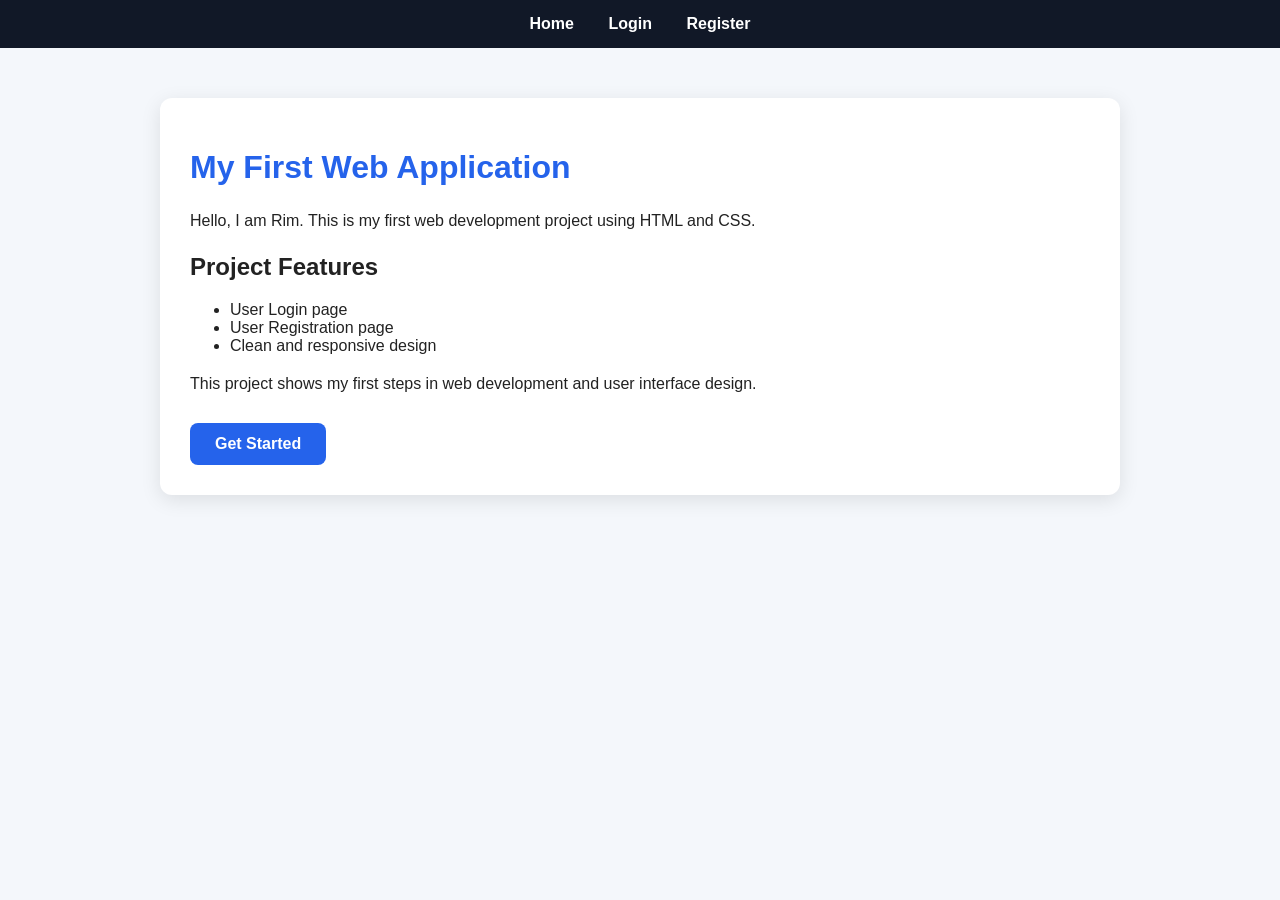
<file: index.html>
<!DOCTYPE html>
<html lang="en">
<head>
  <meta charset="UTF-8">
  <meta name="viewport" content="width=device-width, initial-scale=1.0">
  <title>Home</title>
  <link rel="stylesheet" href="style.css">
</head>

<body>

<nav>
  <a href="index.html">Home</a>
  <a href="login.html">Login</a>
  <a href="register.html">Register</a>
</nav>

<div class="container">
  <h1>My First Web Application</h1>

  <p>Hello, I am Rim. This is my first web development project using HTML and CSS.</p>

  <h2>Project Features</h2>
  <ul>
    <li>User Login page</li>
    <li>User Registration page</li>
    <li>Clean and responsive design</li>
  </ul>

  <p>This project shows my first steps in web development and user interface design.</p>

  <a class="btn-a" href="register.html">Get Started</a>
</div>

</body>
</html>
</file>
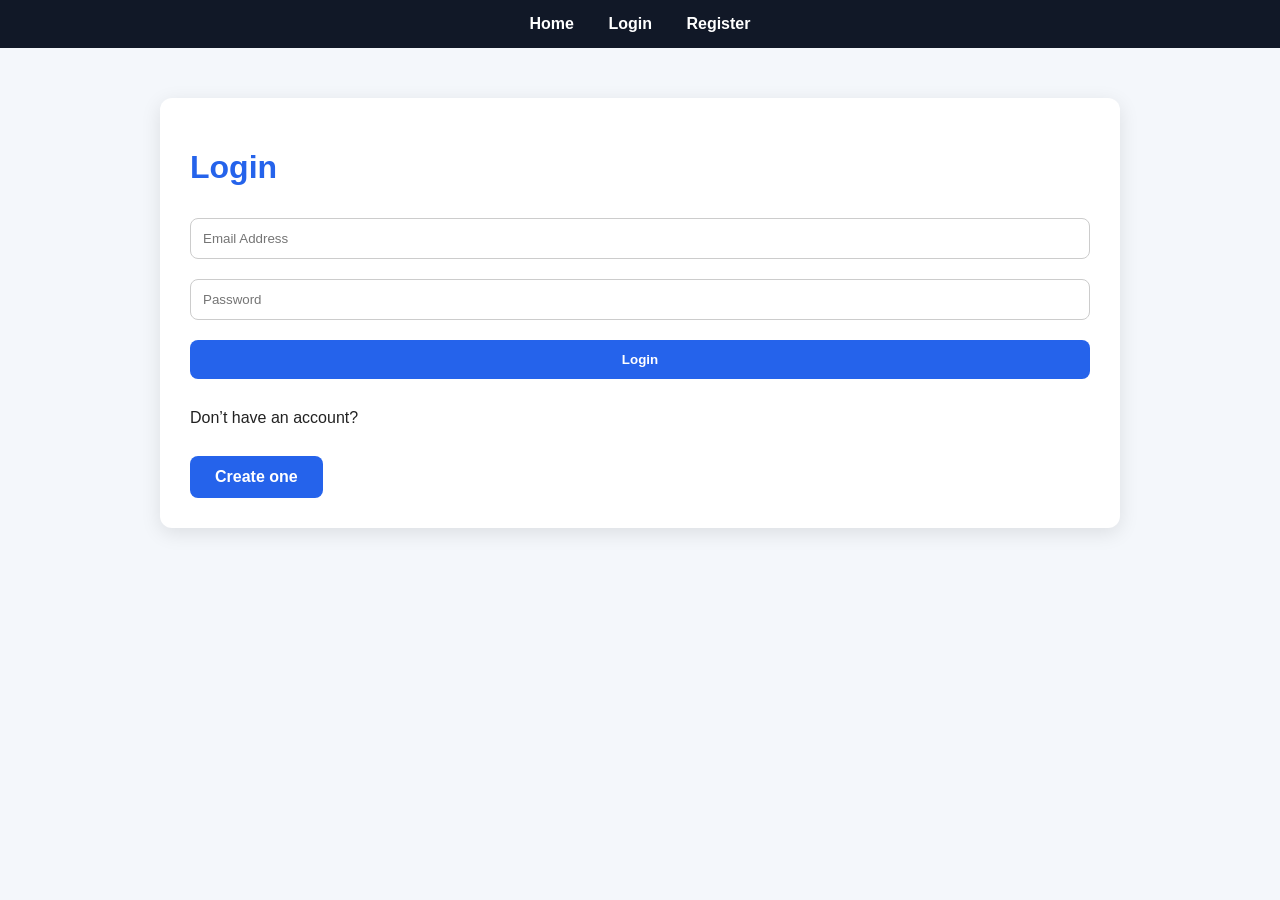
<file: login.html>
<!DOCTYPE html>
<html lang="en">
<head>
  <meta charset="UTF-8">
  <meta name="viewport" content="width=device-width, initial-scale=1.0">
  <title>Login</title>
  <link rel="stylesheet" href="style.css">
</head>

<body>

<nav>
  <a href="index.html">Home</a>
  <a href="login.html">Login</a>
  <a href="register.html">Register</a>
</nav>

<div class="container">
  <h1>Login</h1>

  <form>
    <input type="email" placeholder="Email Address" required>
    <input type="password" placeholder="Password" required>
    <input type="submit" value="Login">
  </form>

  <p>Don’t have an account?</p>
  <a class="btn-a" href="register.html">Create one</a>
</div>

</body>
</html>
</file>
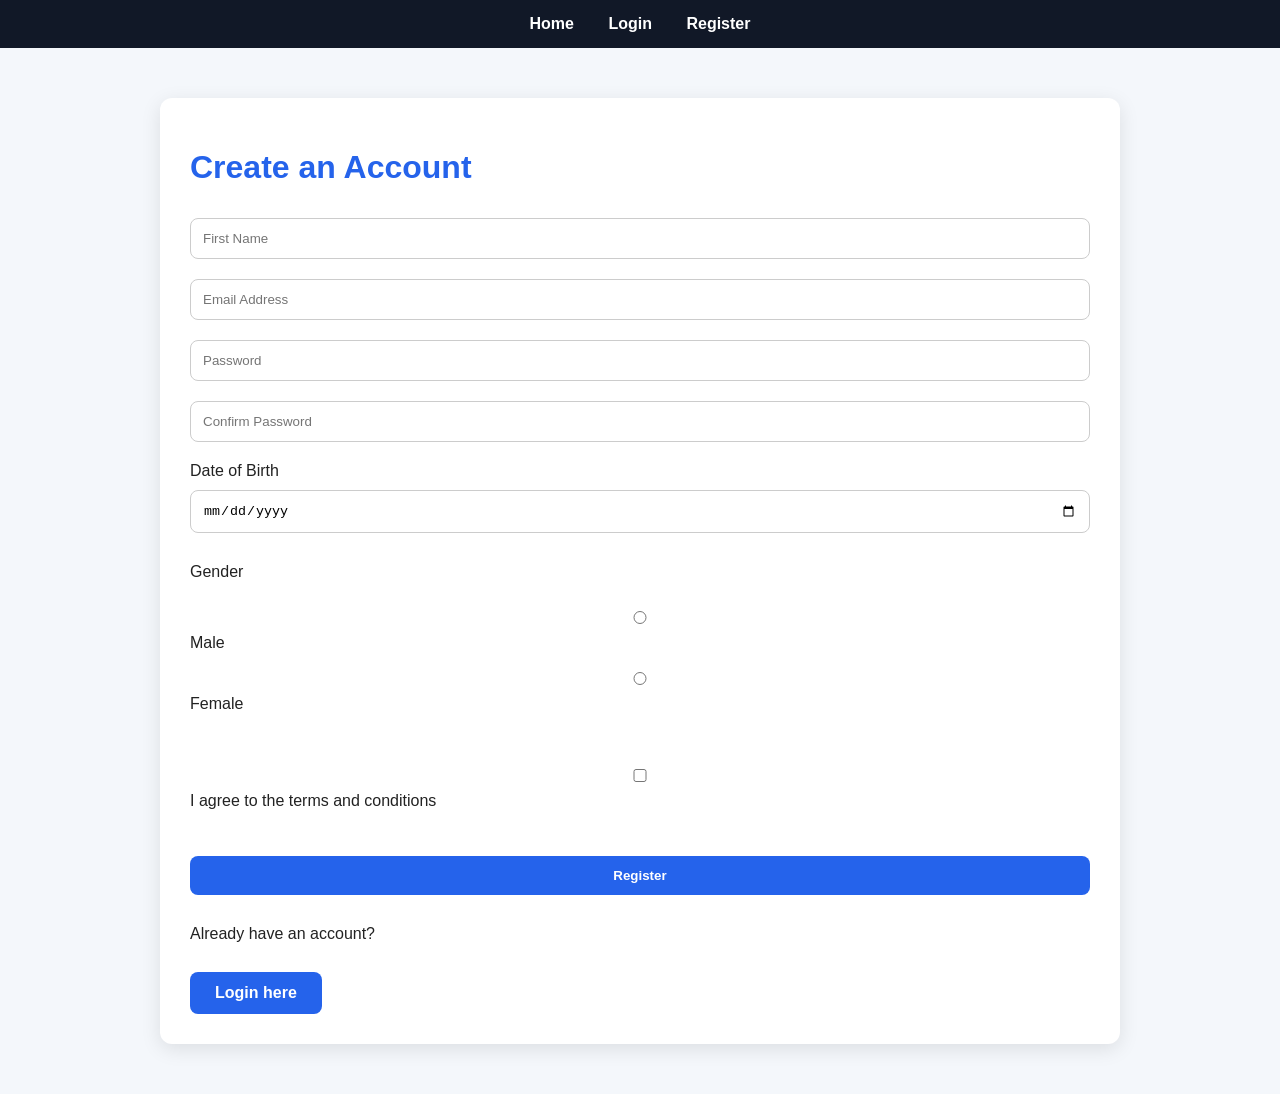
<file: register.html>
<!DOCTYPE html>
<html lang="en">
<head>
  <meta charset="UTF-8">
  <meta name="viewport" content="width=device-width, initial-scale=1.0">
  <title>Register</title>
  <link rel="stylesheet" href="style.css">
</head>

<body>

<nav>
  <a href="index.html">Home</a>
  <a href="login.html">Login</a>
  <a href="register.html">Register</a>
</nav>

<div class="container">
  <h1>Create an Account</h1>

  <form>
    <input type="text" placeholder="First Name" required>
    <input type="email" placeholder="Email Address" required>
    <input type="password" placeholder="Password" required>
    <input type="password" placeholder="Confirm Password" required>

    <label>Date of Birth</label>
    <input type="date">

    <p>Gender</p>
    <label><input type="radio" name="gender"> Male</label>
    <label><input type="radio" name="gender"> Female</label>

    <br><br>

    <label>
      <input type="checkbox"> I agree to the terms and conditions
    </label>

    <br><br>

    <input type="submit" value="Register">
  </form>

  <p>Already have an account?</p>
  <a class="btn-a" href="login.html">Login here</a>
</div>

</body>
</html>
</file>
<file: style.css>
body {
  margin: 0;
  font-family: Arial, sans-serif;
  background: #f4f7fb;
  color: #222;
}

nav {
  background: #111827;
  padding: 15px;
  text-align: center;
}

nav a {
  color: white;
  text-decoration: none;
  margin: 0 15px;
  font-weight: bold;
}

.container {
  width: 85%;
  max-width: 900px;
  margin: 50px auto;
  background: white;
  padding: 30px;
  border-radius: 12px;
  box-shadow: 0 5px 20px rgba(0,0,0,0.1);
}

h1 {
  color: #2563eb;
}

input {
  width: 100%;
  padding: 12px;
  margin: 10px 0;
  border-radius: 8px;
  border: 1px solid #ccc;
  box-sizing: border-box;
}

input[type="submit"] {
  background: #2563eb;
  color: white;
  border: none;
  cursor: pointer;
  font-weight: bold;
}

.btn-a {
  display: inline-block;
  background: #2563eb;
  color: white;
  padding: 12px 25px;
  border-radius: 8px;
  text-decoration: none;
  margin-top: 10px;
  font-weight: bold;
}

form label {
  display: block;
  margin-top: 10px;
}

p {
  line-height: 1.6;
}
</file>
